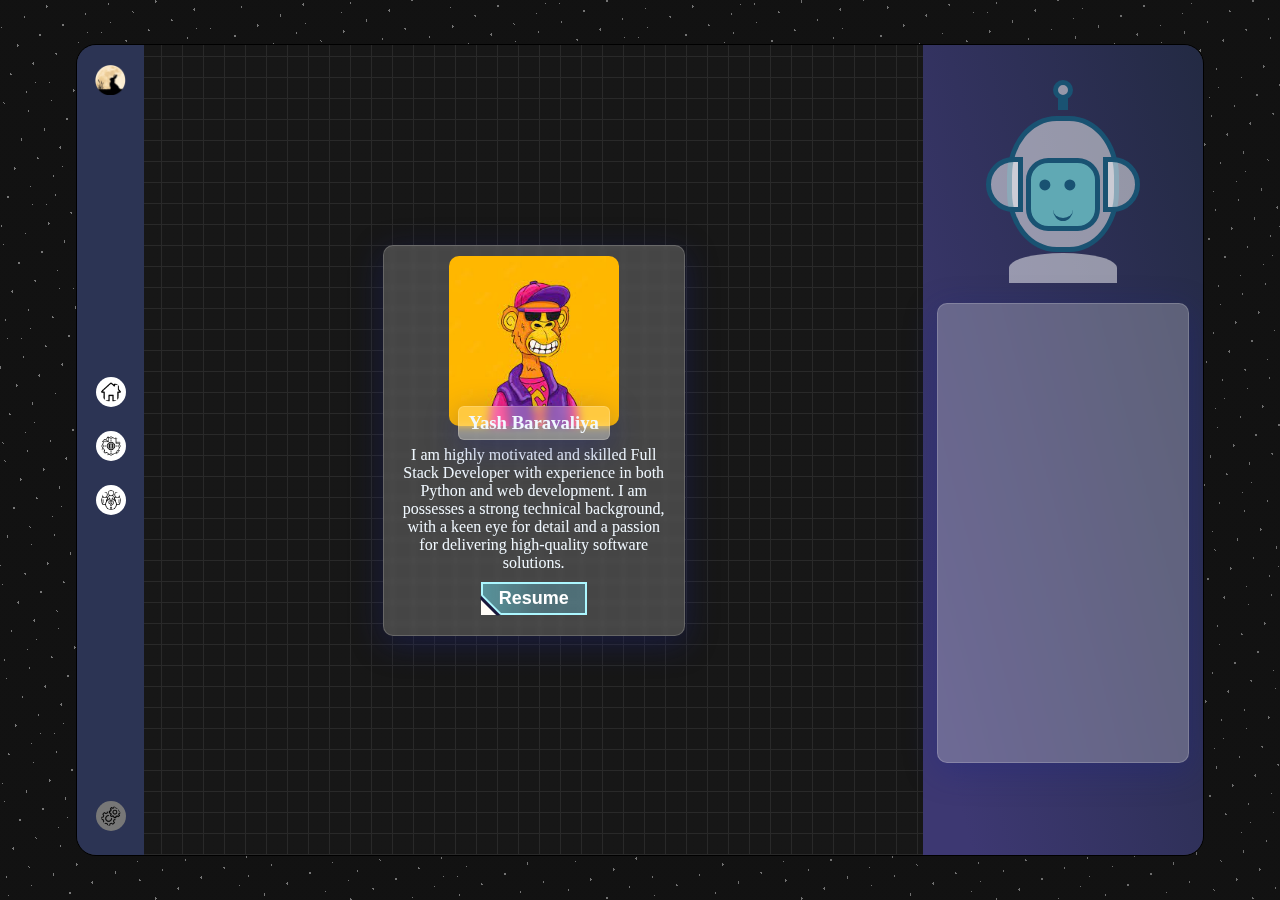
<file: html/about.html>
<!DOCTYPE html>
<html lang="en">
<head>
    <meta charset="UTF-8">
    <meta http-equiv="X-UA-Compatible" content="IE=edge">
    <meta name="viewport" content="width=device-width, initial-scale=1.0">
    <title>Document</title>
    <link rel="stylesheet" href="../css//style.css">
    <link rel="stylesheet" href="../css//contactus.css">
    <link rel="stylesheet" href="../css//mobileview.css">
    <link rel="stylesheet" href="../css//robot.css">
    <link rel="stylesheet" href="../css//about.css">
    <link rel="stylesheet" href="../css//tablet.css">

</head>
<body>
    <div class="main">
        <div class="box">

            <header>
                <nav>
                    <img src="../img/logo.png" alt="logo" class="logo">
                    <ul>
                        <li><a href="../index.html"><img src="../img/home.png" alt=""></a></li>
                        <!-- <li><a href=""><img src="../img/notes.png" alt=""></a></li> -->
                        <li><a href="contactus.html"><img src="../img/contact.png" alt=""></a></li>
                        <li><a href="#"><img src="../img/about.png" alt=""></a></li>
                        <!-- <li><a href="../html/blog.html"><img src="../img/blog.png" alt=""></a></li> -->
                    </ul>
                    <a href="html/setting.html">
                        <img src="../img/settings.png" alt="error" class="setting">
                    </a>
                </nav>
            </header>

            <div class="center">
              <div class="mobile-nav">
                <img src="../img/logo.png" alt="logo" class="logo">
                <ul>
                  <li><a href="../index.html">Home</a></li>
                  <li><a href="contactus.html">Contact Us</a></li>
                  <li><a href="about.html">About Me</a></li>
                </ul>
              </div>

              <div class="about-us">

                <div class="contaner about-us-card">
                  <div class="pre-text">
                    <p> I am highly motivated and skilled Full Stack Developer with experience in both Python and web development. I am possesses a strong technical background, with a keen eye for detail and a passion for delivering high-quality software solutions.</p>
                    <br>
                    <p>As a Full Stack Developer, I have a solid understanding of both front-end and back-end technologies, and has experience working with a variety of programming languages, frameworks, and tools. I am particularly skilled in Python, having used it to develop a range of applications for clients, including web applications, desktop applications, and automation scripts.</p>
                  </div>
                  <img src="[data-uri]" alt="">
                  <h3 class="course-name">Yash Baravaliya</h3>
                  <p>I am highly motivated and skilled Full Stack Developer with experience in both Python and web development. I am possesses a strong technical background, with a keen eye for detail and a passion for delivering high-quality software solutions.</p>
                  <button class="resume">
                    Resume
                  </button>
                </div>
              </div>
                

            </div>

            <div class="right-bar">
              <div class="img-box eye-box robot">
                <div class="face">
                  <div class="top"></div>
                  <div class="line"></div>
                  <div class="iner-face">
                    <div class="box1">
                      <div class="eye"></div>
                      <div class="eye"></div>
                    </div>
                    <div class="smile"></div>
                  </div>
                  </div>
                  <div class="eare-left"></div>
                  <div class="eare-right"></div>
                  <div class="nack"></div>
                  <div class="pre-text">
                    
                  </div>
                </div>
                <!-- <div class="box1">
                  <div class="eye"></div>
                  
                  <div class="eye"></div>
                </div>
              </div> -->
              <div class="content my-img">
                <div class="preaview" id="side-pre">
                  
                </div>
              </div>
            </div>

        </div>
    </div>

    <script src="../js/robot.js"></script>
</body>
</html>
</file>
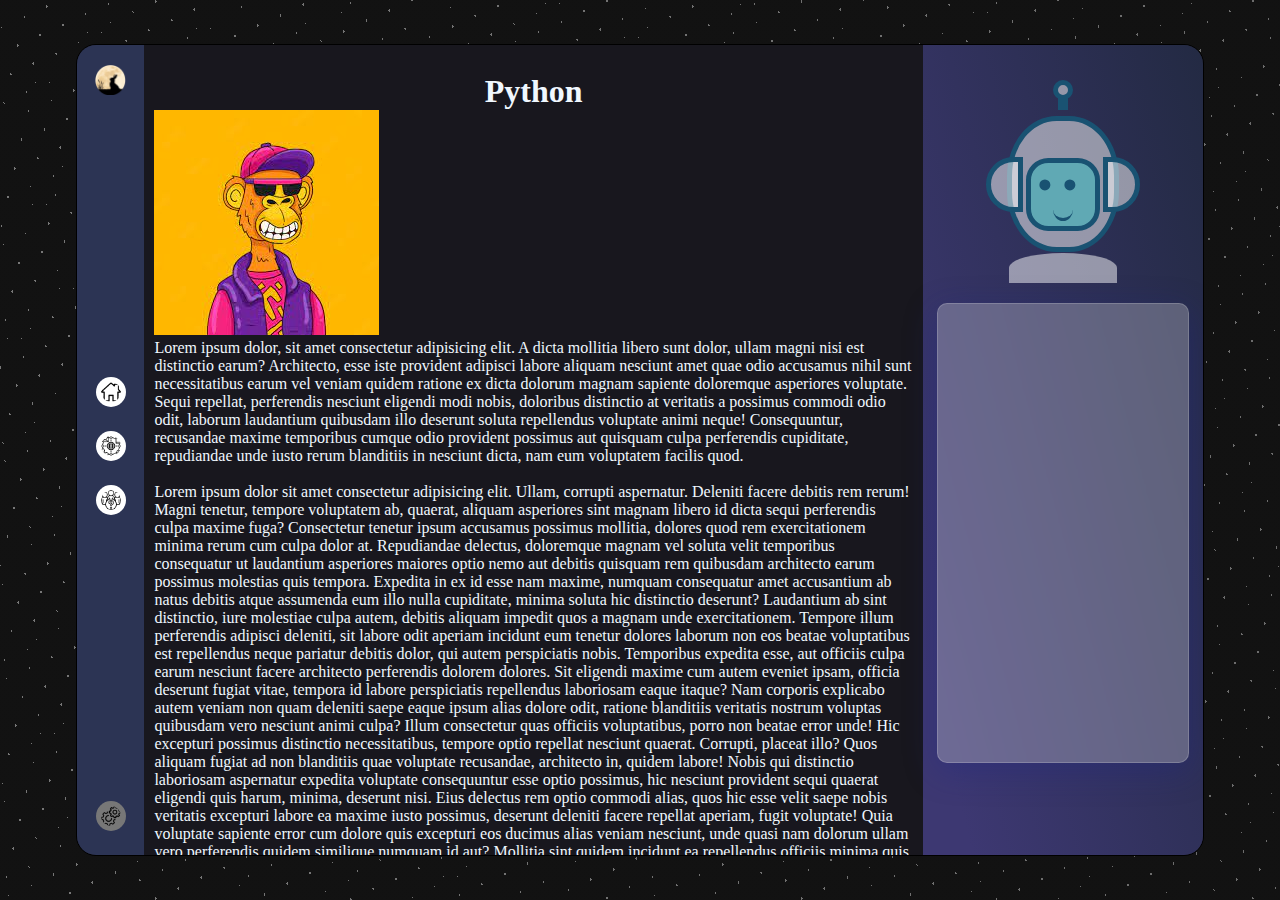
<file: html/blog.html>
<!DOCTYPE html>
<html lang="en">
<head>
    <meta charset="UTF-8">
    <meta http-equiv="X-UA-Compatible" content="IE=edge">
    <meta name="viewport" content="width=device-width, initial-scale=1.0">
    <title>Document</title>
    <link rel="stylesheet" href="../css//style.css">
    <link rel="stylesheet" href="../css//mobileview.css">
    <link rel="stylesheet" href="../css//robot.css">
    <link rel="stylesheet" href="../css//robot.css">
</head>
<body>
    <div class="main">
        <div class="box">

            <header>
                <nav>
                    <img src="../img/logo.png" alt="logo" class="logo">
                    <ul>
                        <li><a href="../index.html"><img src="../img/home.png" alt=""></a></li>
                        <!-- <li><a href=""><img src="../img/notes.png" alt=""></a></li> -->
                        <li><a href="../html/contactus.html"><img src="../img/contact.png" alt=""></a></li>
                        <li><a href="about.html"><img src="../img/about.png" alt=""></a></li>
                        <!-- <li><a href="#"><img src="../img/blog.png" alt=""></a></li> -->
                    </ul>
                    <a href="html/setting.html">
                        <img src="../img/settings.png" alt="error" class="setting">
                    </a>
                </nav>
            </header>

            <div class="center">

                <!-- <div class="group">
                    <svg class="icon" aria-hidden="true" viewBox="0 0 24 24">
                        <g>
                            <path d="M21.53 20.47l-3.66-3.66C19.195 15.24 20 13.214 20 11c0-4.97-4.03-9-9-9s-9 4.03-9 9 4.03 9 9 9c2.215 0 4.24-.804 5.808-2.13l3.66 3.66c.147.146.34.22.53.22s.385-.073.53-.22c.295-.293.295-.767.002-1.06zM3.5 11c0-4.135 3.365-7.5 7.5-7.5s7.5 3.365 7.5 7.5-3.365 7.5-7.5 7.5-7.5-3.365-7.5-7.5z"></path>
                        </g>
                    </svg>
                    <input placeholder="Search" type="search" class="input">
                </div> -->

                <div class="mobile-nav">
                  <img src="../img/logo.png" alt="logo" class="logo">
                  <ul>
                    <li><a href="../index.html">Home</a></li>
                    <li><a href="contactus.html">Contact Us</a></li>
                    <li><a href="about.html">About Me</a></li>
                  </ul>
                </div>

                <div class="blog">
                  <br>
                  <h1 align="center">Python</h1>
                  <img src="[data-uri]" alt="">
                  <br>
                  <p>Lorem ipsum dolor, sit amet consectetur adipisicing elit. A dicta mollitia libero sunt dolor, ullam magni nisi est distinctio earum? Architecto, esse iste provident adipisci labore aliquam nesciunt amet quae odio accusamus nihil sunt necessitatibus earum vel veniam quidem ratione ex dicta dolorum magnam sapiente doloremque asperiores voluptate. Sequi repellat, perferendis nesciunt eligendi modi nobis, doloribus distinctio at veritatis a possimus commodi odio odit, laborum laudantium quibusdam illo deserunt soluta repellendus voluptate animi neque! Consequuntur, recusandae maxime temporibus cumque odio provident possimus aut quisquam culpa perferendis cupiditate, repudiandae unde iusto rerum blanditiis in nesciunt dicta, nam eum voluptatem facilis quod.</p><br>
                  <p>Lorem ipsum dolor sit amet consectetur adipisicing elit. Ullam, corrupti aspernatur. Deleniti facere debitis rem rerum! Magni tenetur, tempore voluptatem ab, quaerat, aliquam asperiores sint magnam libero id dicta sequi perferendis culpa maxime fuga? Consectetur tenetur ipsum accusamus possimus mollitia, dolores quod rem exercitationem minima rerum cum culpa dolor at. Repudiandae delectus, doloremque magnam vel soluta velit temporibus consequatur ut laudantium asperiores maiores optio nemo aut debitis quisquam rem quibusdam architecto earum possimus molestias quis tempora. Expedita in ex id esse nam maxime, numquam consequatur amet accusantium ab natus debitis atque assumenda eum illo nulla cupiditate, minima soluta hic distinctio deserunt? Laudantium ab sint distinctio, iure molestiae culpa autem, debitis aliquam impedit quos a magnam unde exercitationem. Tempore illum perferendis adipisci deleniti, sit labore odit aperiam incidunt eum tenetur dolores laborum non eos beatae voluptatibus est repellendus neque pariatur debitis dolor, qui autem perspiciatis nobis. Temporibus expedita esse, aut officiis culpa earum nesciunt facere architecto perferendis dolorem dolores. Sit eligendi maxime cum autem eveniet ipsam, officia deserunt fugiat vitae, tempora id labore perspiciatis repellendus laboriosam eaque itaque? Nam corporis explicabo autem veniam non quam deleniti saepe eaque ipsum alias dolore odit, ratione blanditiis veritatis nostrum voluptas quibusdam vero nesciunt animi culpa? Illum consectetur quas officiis voluptatibus, porro non beatae error unde! Hic excepturi possimus distinctio necessitatibus, tempore optio repellat nesciunt quaerat. Corrupti, placeat illo? Quos aliquam fugiat ad non blanditiis quae voluptate recusandae, architecto in, quidem labore! Nobis qui distinctio laboriosam aspernatur expedita voluptate consequuntur esse optio possimus, hic nesciunt provident sequi quaerat eligendi quis harum, minima, deserunt nisi. Eius delectus rem optio commodi alias, quos hic esse velit saepe nobis veritatis excepturi labore ea maxime iusto possimus, deserunt deleniti facere repellat aperiam, fugit voluptate! Quia voluptate sapiente error cum dolore quis excepturi eos ducimus alias veniam nesciunt, unde quasi nam dolorum ullam vero perferendis quidem similique numquam id aut? Mollitia sint quidem incidunt ea repellendus officiis minima quis accusamus temporibus placeat exercitationem voluptate cum in hic fugiat consectetur, magni excepturi similique explicabo dicta obcaecati neque et velit! Possimus et vel alias quam voluptate nemo laborum praesentium quos? Dicta consequatur porro eaque modi, neque ab rem, nam quos impedit minima culpa corrupti eligendi dolores non laboriosam quas ut similique illum a aliquam minus velit molestias delectus aliquid! Pariatur architecto omnis ducimus delectus corporis in veritatis! Provident quis, facilis, ullam inventore esse dolorum, temporibus accusamus non optio explicabo nesciunt fugiat? Distinctio et debitis dolore facere doloremque, praesentium illo iure, corrupti voluptatibus illum, enim esse assumenda nostrum. Iusto soluta enim dolor voluptatibus eius tempora quam architecto modi consequuntur accusamus tempore molestiae sint debitis, repellat eum ab iste vel aspernatur? Error qui, deleniti, quia ab doloremque natus dolorem nam sapiente debitis vero ad odit minima saepe temporibus quam consequatur. Nam expedita culpa temporibus rem, suscipit neque consectetur quae nulla, amet atque accusantium! Quisquam dicta vero, dolor natus ullam est culpa! Rem quae eligendi quas fugit commodi aperiam consequuntur minus pariatur nesciunt nisi fugiat, molestiae omnis voluptatibus tenetur magni porro asperiores libero, ipsam, sunt fuga quisquam! Consequuntur aperiam sunt molestiae! Itaque id nam iste ut laboriosam rerum sunt porro, ab veniam quaerat ad est corrupti a sit aliquid beatae quod officiis reprehenderit! Fugiat laboriosam, pariatur nihil unde, hic vel alias rerum ipsa odit aliquam vero impedit! Quam animi aperiam voluptatem ratione dolore, earum nisi quidem aut. Optio commodi suscipit provident voluptate, quasi aut eius repellendus sit autem similique? Assumenda exercitationem culpa consequatur suscipit, ullam omnis beatae veritatis earum a, tempore sequi numquam necessitatibus totam nihil modi nostrum autem. Eligendi autem veniam voluptatum, provident exercitationem sapiente repellendus dignissimos architecto corporis animi facilis dolor. Debitis natus obcaecati, dolore minus placeat exercitationem nam sunt dolorum consectetur possimus maiores nobis quam aut nostrum a enim veritatis veniam quia voluptate pariatur labore velit consequatur eaque autem? Eos deleniti quam corporis rerum numquam praesentium eius totam? Fugit, optio? Quisquam ipsam, iusto labore, modi eum cupiditate nostrum quod officiis, quis totam quam exercitationem natus. Minima molestiae enim dolore tempora esse quod delectus corrupti dolor quisquam hic ipsa tempore quas dicta iusto, nobis placeat. Reiciendis enim distinctio nesciunt consectetur placeat deleniti cumque, rem ipsa quam laudantium omnis. Esse tenetur laborum voluptatibus nihil quasi nisi aperiam minima dolorum! Tenetur doloremque illum molestiae voluptatibus esse, necessitatibus iste, placeat officia consectetur alias unde in veritatis maiores debitis vero. Eius deleniti rem sequi ut voluptate saepe, voluptas possimus necessitatibus magnam blanditiis, rerum, numquam itaque expedita similique doloremque! Debitis ea perspiciatis quisquam corrupti aliquid inventore rerum quaerat architecto necessitatibus nobis quas provident officia reprehenderit ab ducimus pariatur sit voluptatibus tempore, totam ipsam cupiditate facilis eveniet amet! Obcaecati aliquam voluptatum iusto, repellat molestias omnis quam ipsam sunt praesentium, voluptas blanditiis nostrum ullam dolore eligendi animi nihil, eum accusantium! Molestiae molestias nulla quisquam voluptates aperiam doloremque obcaecati facilis minima. Nam obcaecati fuga enim quo veniam est quisquam itaque, optio ab. Repudiandae velit odio porro rem, quam assumenda ducimus consectetur cum dolorum eaque sapiente eveniet ullam debitis fugiat aperiam, deleniti, accusamus quaerat. Soluta eius vero magnam velit debitis facere, consequatur quis nihil perspiciatis dicta quaerat ipsam in possimus ipsa sit deleniti cumque deserunt molestias nam corrupti nemo eos exercitationem adipisci odio. Quia excepturi numquam illo fugit quos quas, temporibus soluta ab deleniti dolores voluptas veniam mollitia quasi, quae unde, culpa assumenda impedit. Incidunt placeat cupiditate explicabo mollitia quisquam illum quia praesentium minus tenetur neque autem rerum obcaecati, voluptatum officia eaque recusandae ducimus ut at fuga beatae, inventore est. Incidunt sapiente ipsa labore autem itaque, non esse quisquam reiciendis voluptatum amet ex adipisci est provident molestiae iure, inventore illo? Itaque exercitationem voluptate ad. Soluta fugiat ducimus voluptate? Exercitationem nobis voluptatibus, voluptate animi esse illo dignissimos hic mollitia recusandae? Eum vero facilis ex atque aspernatur repudiandae expedita impedit, omnis magnam sint ipsum iure, optio distinctio nam sit nulla adipisci aliquid laudantium repellendus, laboriosam perferendis totam voluptate deleniti quo. Ipsum accusamus quisquam incidunt aperiam voluptatem, placeat ipsam. Impedit, dolor. Nostrum quos cum accusantium nemo quidem aperiam deleniti consequatur ipsam omnis velit, blanditiis necessitatibus error maiores quaerat. Voluptatibus fuga cumque, temporibus aliquam quibusdam cupiditate.</p>
                  <br><br>sd
                </div>

            </div>

            <!-- <div class="right-bar">
              <div class="img-box">
                <img src="[data-uri]" alt="">
              </div>
              <div class="content">
                Lorem ipsum dolor sit amet consectetur adipisicing elit. Sunt ut quas necessitatibus ullam similique, explicabo ad magnam autem molestias, culpa eius at voluptas, voluptatibus labore eveniet quae quia numquam voluptatum aliquam pariatur repellendus inventore atque nostrum voluptates. Vero a unde reiciendis sed minima aliquid.
              </div>
            </div> -->

            <div class="right-bar">
                <div class="img-box eye-box robot">
                  <div class="face">
                    <div class="top"></div>
                    <div class="line"></div>
                    <div class="iner-face">
                      <div class="box1">
                        <div class="eye"></div>
                        <div class="eye"></div>
                      </div>
                      <div class="smile"></div>
                    </div>
                    </div>
                    <div class="eare-left"></div>
                    <div class="eare-right"></div>
                    <div class="nack"></div>
                    <div class="pre-text">
                      
                    </div>
                  </div>
                  <!-- <div class="box1">
                    <div class="eye"></div>
                    
                    <div class="eye"></div>
                  </div>
                </div> -->
                <div class="content">
                  <div class="preaview" id="side-pre">
  
                  </div>
                </div>
              </div>

        </div>
    </div>

    <script src="../js/robot.js"></script>

</body>
</html>
</file>
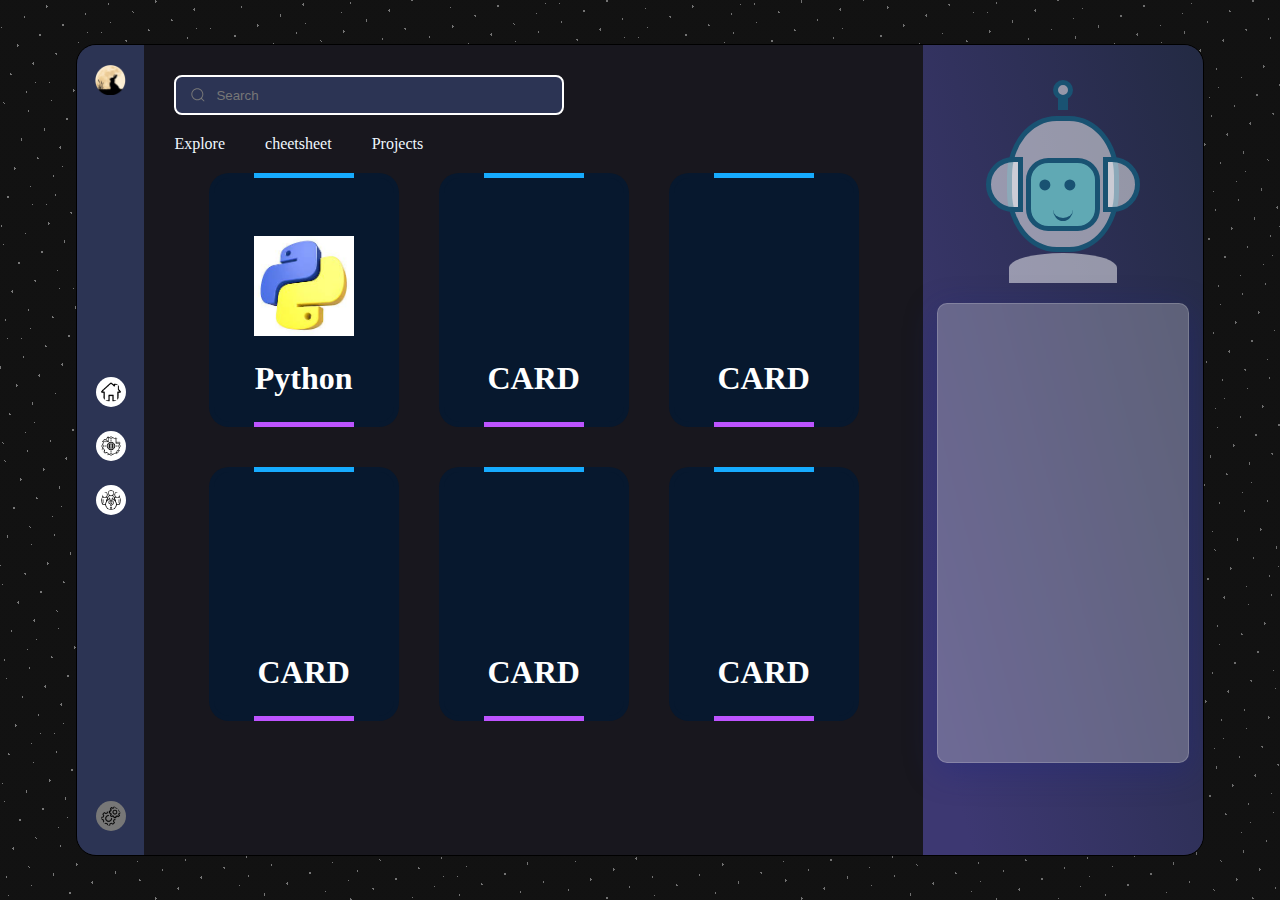
<file: html/cheetsheet.html>
<!DOCTYPE html>
<html lang="en">
<head>
    <meta charset="UTF-8">
    <meta http-equiv="X-UA-Compatible" content="IE=edge">
    <meta name="viewport" content="width=device-width, initial-scale=1.0">
    <title>Document</title>
    <!-- <link rel="stylesheet" href="../css//contactus.css"> -->
    <link rel="stylesheet" href="../css//style.css">
    <link rel="stylesheet" href="../css//mobileview.css">
    <link rel="stylesheet" href="../css//robot.css">
    <link rel="stylesheet" href="../css//cheetsheet.css">
    <link rel="stylesheet" href="../css//tablet.css">


</head>
<body>
    <div class="main">
        <div class="box">

            <header>
                <nav>
                    <img src="../img/logo.png" alt="logo" class="logo">
                    <ul>
                        <li><a href="../index.html"><img src="../img/home.png" alt=""></a></li>
                        <!-- <li><a href=""><img src="../img/notes.png" alt=""></a></li> -->
                        <li><a href="contactus.html"><img src="../img/contact.png" alt=""></a></li>
                        <li><a href="about.html"><img src="../img/about.png" alt=""></a></li>
                        <!-- <li><a href="../html/blog.html"><img src="../img/blog.png" alt=""></a></li> -->
                    </ul>
                    <a href="html/setting.html">
                        <img src="../img/settings.png" alt="error" class="setting">
                    </a>
                </nav>
            </header>

            <div class="center">

                <div class="mobile-nav">
                    <img src="../img/logo.png" alt="logo" class="logo">
                    <ul>
                      <li><a href="../index.html">Home</a></li>
                      <li><a href="contactus.html">Contact Us</a></li>
                      <li><a href="about.html">About Me</a></li>
                    </ul>
                  </div>

                <div class="group">
                    <svg class="icon" aria-hidden="true" viewBox="0 0 24 24">
                        <g>
                            <path d="M21.53 20.47l-3.66-3.66C19.195 15.24 20 13.214 20 11c0-4.97-4.03-9-9-9s-9 4.03-9 9 4.03 9 9 9c2.215 0 4.24-.804 5.808-2.13l3.66 3.66c.147.146.34.22.53.22s.385-.073.53-.22c.295-.293.295-.767.002-1.06zM3.5 11c0-4.135 3.365-7.5 7.5-7.5s7.5 3.365 7.5 7.5-3.365 7.5-7.5 7.5-7.5-3.365-7.5-7.5z"></path>
                        </g>
                    </svg>
                    <input placeholder="Search" type="search" class="input">
                </div>

                <div class="center-nav">
                    <ul>
                        <li><a href="../index.html">Explore</a></li>
                        <li><a href=""#>cheetsheet</a></li>
                        <li><a href="project.html">Projects</a></li>
                        <!-- <li><a href=""></a></li> -->
                    </ul>
                </div>

                <div class="cheetsheet-box">
                    <a href="blog.html">
                        <div class="card">
                            <img src="[data-uri]" alt="">
                            <span><br></span>
                            <h2>Python</h2>
                            <div class="pre-text">
                                yash Lorem ipsum dolor, sit amet consectetur adipisicing elit.
                            </div>
                            <div class="line"></div>
                        </div>
                    </a>
                    <a href="">
                        <div class="card">
                            <h2>CARD</h2>
                            <div class="line"></div>
                        </div>
                    </a>
                    <a href="">
                        <div class="card">
                            <h2>CARD</h2>
                            <div class="line"></div>
                        </div>
                    </a>
                    <a href="">
                        <div class="card">
                            <h2>CARD</h2>
                            <div class="line"></div>
                        </div>
                    </a>
                    <a href="">
                        <div class="card">
                            <h2>CARD</h2>
                            <div class="line"></div>
                        </div>
                    </a>
                    <a href="">
                        <div class="card">
                            <h2>CARD</h2>
                            <div class="line"></div>
                        </div>
                    </a>
                </div>

                

            </div>

            <div class="right-bar">
              <div class="img-box eye-box robot">
                <div class="face">
                  <div class="top"></div>
                  <div class="line"></div>
                  <div class="iner-face">
                    <div class="box1">
                      <div class="eye"></div>
                      <div class="eye"></div>
                    </div>
                    <div class="smile"></div>
                  </div>
                  </div>
                  <div class="eare-left"></div>
                  <div class="eare-right"></div>
                  <div class="nack"></div>
                  <div class="pre-text">
                    
                  </div>
                </div>
                <!-- <div class="box1">
                  <div class="eye"></div>
                  
                  <div class="eye"></div>
                </div>
              </div> -->
              <div class="content">
                <div class="preaview" id="side-pre">

                </div>
              </div>
            </div>

        </div>

    <script src="../js/robot.js"></script>
</body>
</html>
</file>
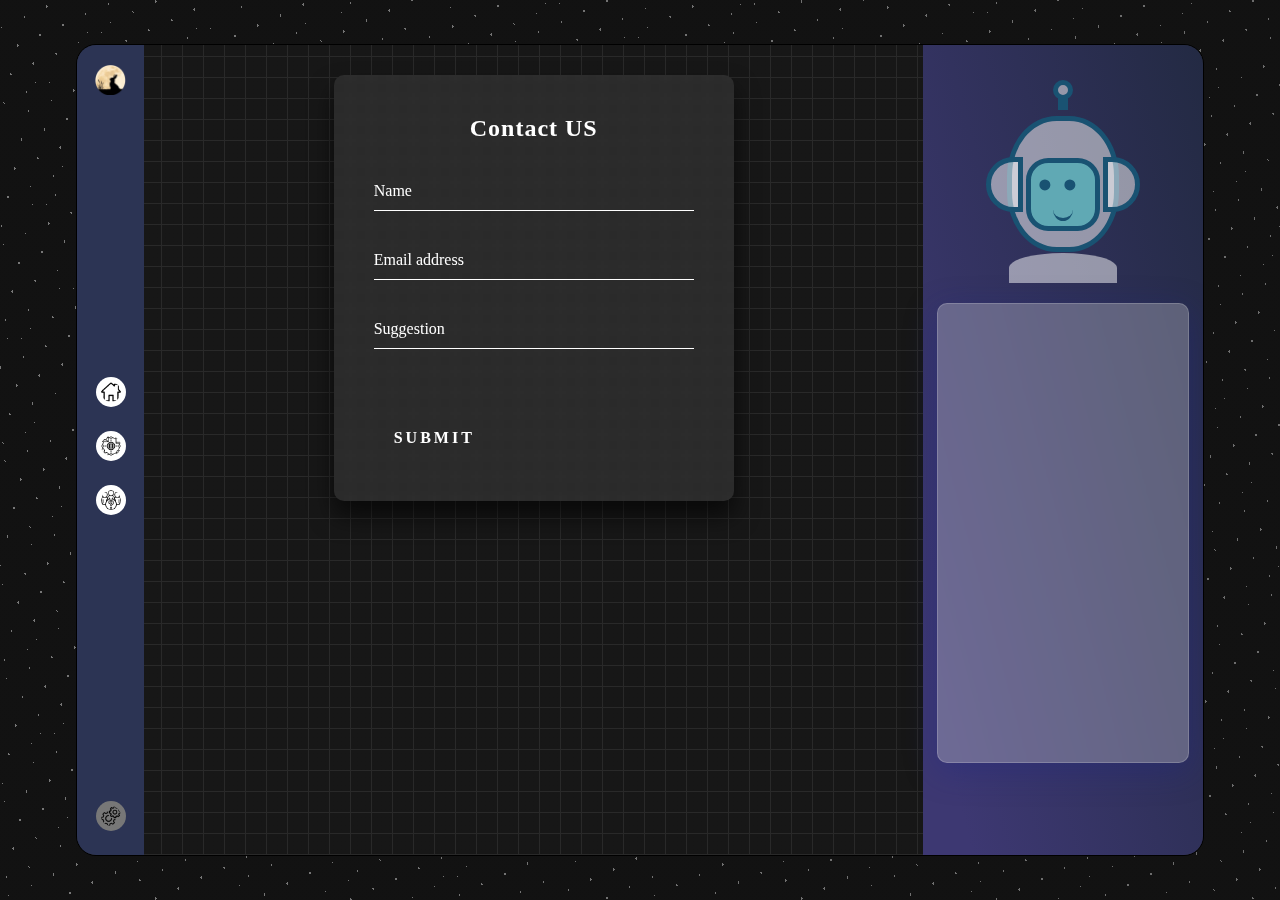
<file: html/contactus.html>
<!DOCTYPE html>
<html lang="en">
<head>
    <meta charset="UTF-8">
    <meta http-equiv="X-UA-Compatible" content="IE=edge">
    <meta name="viewport" content="width=device-width, initial-scale=1.0">
    <title>Document</title>
    <link rel="stylesheet" href="../css//style.css">
    <link rel="stylesheet" href="../css//contactus.css">
    <link rel="stylesheet" href="../css//mobileview.css">
    <link rel="stylesheet" href="../css//robot.css">


</head>
<body>
    <div class="main">
        <div class="box">

            <header>
                <nav>
                    <img src="../img/logo.png" alt="logo" class="logo">
                    <ul>
                        <li><a href="../index.html"><img src="../img/home.png" alt=""></a></li>
                        <!-- <li><a href=""><img src="../img/notes.png" alt=""></a></li> -->
                        <li><a href="#"><img src="../img/contact.png" alt=""></a></li>
                        <li><a href="about.html"><img src="../img/about.png" alt=""></a></li>
                        <!-- <li><a href="../html/blog.html"><img src="../img/blog.png" alt=""></a></li> -->
                    </ul>
                    <a href="html/setting.html">
                        <img src="../img/settings.png" alt="error" class="setting">
                    </a>
                </nav>
            </header>

            <div class="center">

                <div class="login-box">
                    <p>Contact US</p>
                    <form>
                      <div class="user-box">
                        <input required="" name="" type="text">
                        <label>Name</label>
                      </div>
                      <div class="user-box">
                        <input required="" name="" type="email">
                        <label>Email address</label>
                      </div>
                      <div class="user-box">
                          <!-- <textarea name="" id="" cols="30" rows="10"></textarea> -->
                          <input required="" name="" type="text">
                          <label>Suggestion</label>
                      </div>
                      <a href="#">
                        <span></span>
                        <span></span>
                        <span></span>
                        <span></span>
                        Submit
                      </a>
                    </form>
                  </div>

                

            </div>

            <div class="right-bar">
              <div class="img-box eye-box robot">
                <div class="face">
                  <div class="top"></div>
                  <div class="line"></div>
                  <div class="iner-face">
                    <div class="box1">
                      <div class="eye"></div>
                      <div class="eye"></div>
                    </div>
                    <div class="smile"></div>
                  </div>
                  </div>
                  <div class="eare-left"></div>
                  <div class="eare-right"></div>
                  <div class="nack"></div>
                  <div class="pre-text">
                    
                  </div>
                </div>
                <!-- <div class="box1">
                  <div class="eye"></div>
                  
                  <div class="eye"></div>
                </div>
              </div> -->
              <div class="content">
                <div class="preaview" id="side-pre">

                </div>
              </div>
            </div>

        </div>
    </div>

    <script src="../js/robot.js"></script>
</body>
</html>
</file>
<file: css/style.css>
/*
side-navbar #232A43
main-part #18171E to #18171E
right-bar #3D3872 to #232A43
*/

*{
    margin: 0;
    padding: 0;
}

.main{
    /* background-image: repeating-linear-gradient(80deg, hsl(55,0%,7%) 0px, hsl(55,0%,7%) 10px,transparent 10px, transparent 12px),repeating-linear-gradient(228deg, hsl(55,0%,7%) 0px, hsl(55,0%,7%) 10px,transparent 10px, transparent 12px),repeating-linear-gradient(127deg, hsl(55,0%,7%) 0px, hsl(55,0%,7%) 10px,transparent 10px, transparent 12px),linear-gradient(90deg, rgb(136, 136, 136),rgb(92, 92, 92));    width: 100vw; */
    height: 100vh;
    position: relative;
    display: flex;
    justify-content: center;
    align-items: center;
    overflow: hidden;
}

.main::after{
    content: '';
    background-image: repeating-linear-gradient(80deg, hsl(55,0%,7%) 0px, hsl(55,0%,7%) 10px,transparent 10px, transparent 12px),repeating-linear-gradient(228deg, hsl(55,0%,7%) 0px, hsl(55,0%,7%) 10px,transparent 10px, transparent 12px),repeating-linear-gradient(127deg, hsl(55,0%,7%) 0px, hsl(55,0%,7%) 10px,transparent 10px, transparent 12px),linear-gradient(90deg, rgb(136, 136, 136),rgb(92, 92, 92));    width: 100vw;
    position: absolute;
    width: 400vw;
    height: 400vh;
    z-index: -1;
    animation: rotcirclegr 200s linear infinite;
}

@keyframes rotcirclegr {
    to {
      transform: rotate(360deg);
    }
  }

.box{
    height: 90vh;
    width: 88vw;
    border-radius: 20px;
    background: linear-gradient(#18171E,#18171E);
    overflow: hidden;
    display: flex;
    border: 1px solid #000;
}

header{
    max-height: 100%;
    background: #2c3454;
    width: 6%;
    padding: 20px 0 ;
}

nav{
    display: flex;
    justify-content: space-between;
    align-items: center;
    height: 100%;
    flex-direction: column;
}

header nav ul{
    list-style: none;
}

li{
    margin: 20px;
}

.logo{
    height: 30px;
}

.mobile-nav{
    display: none;
}



li a img,.setting,.menu{
    height: 20px;
    background: #777;
    border-radius: 50%;
    padding: 5px;
    transition: .3s;
}

li a img,.setting:active{

    background-color: #fff;
}

li a img:hover{
    background-color: #fff;
}

.center{
    width: 70%;
    height: 100%;
    color: aliceblue;
    padding: 10px;
    overflow-y: auto;
}

.center::-webkit-scrollbar{
    display: none;
}

.group {
    margin:20px 0 0 20px;
    display: flex;
    line-height: 28px;
    align-items: center;
    position: relative;
    width: 390px;
  }
  
.input {
    height: 40px;
    line-height: 28px;
    padding: 0 1rem;
    width: 100%;
    padding-left: 2.5rem;
    border: 2px solid #fff;
    border-radius: 8px;
    outline: none;
    background-color: #2c3454;
    color: #0d0c22;
    /* box-shadow: 0 0 5px #C1D9BF, 0 0 0 10px #f5f5f5eb; */
    transition: .3s ease;
    color: aliceblue;
}
  
.input::placeholder {
    color: #777;
}

.icon {
    position: absolute;
    left: 1rem;
    fill: #777;
    width: 1rem;
    height: 1rem;
}

.center-nav ul{
    display: flex;
    list-style: none;
}

.center-nav ul a{
    text-decoration: none;
    color: aliceblue;
}
  
.status{
    background-image: linear-gradient(135deg, transparent 0%, transparent 17%,rgba(87, 146, 234,0.6) 17%, rgba(87, 146, 234,0.6) 59%,transparent 59%, transparent 64%,rgba(34, 81, 222,0.6) 64%, rgba(34, 81, 222,0.6) 100%),linear-gradient(45deg, transparent 0%, transparent 2%,rgb(87, 146, 234) 2%, rgb(87, 146, 234) 46%,rgb(114, 178, 239) 46%, rgb(114, 178, 239) 54%,transparent 54%, transparent 63%,rgb(7, 48, 216) 63%, rgb(7, 48, 216) 100%),linear-gradient(90deg, rgb(255,255,255),rgb(255,255,255));
    min-height: 150px;
    border-radius: 10px;
}
  
.popular-courses{
    height: 100px;  
    /* background: #000; */
    margin: 20px 0;
}

.slider-course{
    margin-top: 20px;
    display: flex;
    gap: 20px;
    overflow-x: auto;
    scroll-behavior: smooth;
    overflow-y: hidden;
    /* background: #000; */
    
}

.slider-course::-webkit-scrollbar{
    display: none;
}

.popular-courses .card {
    width: 100%;
    min-width: 250px;
    height: 70px;
    background: #353535;
    border-radius: 20px;
    display: flex;
    align-items: center;
    justify-content: left;
    backdrop-filter: blur(10px);
    transition: 0.5s ease-in-out;
  }
  
.popular-courses  .card:hover {
    cursor: pointer;
    transform: scale(1.05);
  }
  
.popular-courses  .img {
    width: 50px;
    height: 50px;
    margin-left: 10px;
    border-radius: 10px;
    background: linear-gradient(#d7cfcf, #9198e5);
  }
  
.popular-courses  .card:hover > .img {
    transition: 0.5s ease-in-out;
    background: linear-gradient(#9198e5, #712020);
  }
  
 .popular-courses .textBox {
    width: calc(100% - 90px);
    margin-left: 10px;
    color: white;
    font-family: 'Poppins' sans-serif;
  }
  
.popular-courses  .textContent {
    display: flex;
    align-items: center;
    justify-content: space-between;
  }
  
.popular-courses  .span {
    font-size: 10px;
  }
  
.popular-courses  .h1 {
    font-size: 16px;
    font-weight: bold;
  }
  
.popular-courses  .p {
    font-size: 12px;
    font-weight: lighter;
  }
 
.courses h2{
    margin-top: 50px;
}
  
.contaner{
    margin-bottom: 40px;
    min-width: 200px;
    width: 200px;
    height: 250px;
    background: rgba( 255, 255, 255, 0.2 );
    box-shadow: 0 8px 32px 0 rgba( 31, 38, 135, 0.37 );
    backdrop-filter: blur( 2.5px );
    -webkit-backdrop-filter: blur( 2.5px );
    border-radius: 10px;
    border: 1px solid rgba( 255, 255, 255, 0.18 );
    display: flex;
    flex-direction: column;
    align-items: center;
    position: relative;
    z-index: 100;
}
  
.contaner img{
    margin-top: 10px;
    width: 170px;
    height: 170px;
    border-radius: 10px;
} 

.course-name{
    position: absolute;
    top: 160px;
    background: rgba( 255, 255, 255, 0.25 );
    box-shadow: 0 8px 32px 0 rgba( 31, 38, 135, 0.37 );
    backdrop-filter: blur( 4px );
    border-radius: 6px;
    -webkit-backdrop-filter: blur( 4px );
    border: 1px solid rgba( 255, 255, 255, 0.18 );
    width: 140px;
    padding: 5px;
    text-align: center;
}

.btn{
    width: 170px;
}
  
.contaner .started {
    margin-top: 30px;
    border-radius: .25rem;
    text-transform: uppercase;
    font-style: normal;
    font-weight: 400;
    padding-left: 15px;
    padding-right: 15px;
    color: #fff;
    -webkit-clip-path: polygon(0 0,0 0,100% 0,100% 0,100% calc(100% - 15px),calc(100% - 15px) 100%,15px 100%,0 100%);
    clip-path: polygon(0 0,0 0,100% 0,100% 0,100% calc(100% - 15px),calc(100% - 15px) 100%,15px 100%,0 100%);
    height: 30px;
    font-size: 0.7rem;
    letter-spacing: 1.2px;
    transition: .2s .1s;
    background-image: linear-gradient(90deg,#1c1c1c,#6220fb);
    border: 0 solid;
    overflow: hidden;
  }
  
 .contaner .started:hover {
    cursor: pointer;
    transition: all .3s ease-in;
    padding-right: 20px;
    padding-left: 20px;
  }



.pre-text{
    height: 100%;
    width: 100%;
    background: transparent;
    overflow: hidden;
    position: absolute;
    z-index: -1;
    border-radius: 10px;
    color: transparent;

    /* display: none; */
}

.pre-text img{
    visibility: hidden;
}

.right-bar{
    width: 24%;
    background: linear-gradient(75deg,#3D3872 10%, #232A43);
    display: flex;
    flex-direction: column;
    align-items: center;
    padding: 40px 10px;
}


.img-box{
    /* background: rgba( 255, 255, 255, 0.25 );
    box-shadow: 0 8px 32px 0 rgba( 31, 38, 135, 0.37 );
    backdrop-filter: blur( 4px );
    border-radius: 10px;
    -webkit-backdrop-filter: blur( 4px );
    border: 1px solid rgba( 255, 255, 255, 0.18 ); */
    display: flex;
    justify-content: center;
    align-items: center;
}

.img-box img{
    width: 180px;
    border-radius: 10px;
} 

.right-bar .content{
    height: 60%;
    margin-top: 20px;
    padding: 10px;
    color: aliceblue;
    text-align: justify;
    background: #000;
    background-image: radial-gradient(circle at center center, transparent 0%,rgb(33,33,33) 99%),repeating-linear-gradient(0deg, rgba(163, 163, 163,0.2) 0px, rgba(163, 163, 163,0.2) 1px,transparent 1px, transparent 6px),repeating-linear-gradient(90deg, rgba(163, 163, 163,0.2) 0px, rgba(163, 163, 163,0.2) 1px,transparent 1px, transparent 6px),linear-gradient(90deg, rgb(33,33,33),rgb(33,33,33));
    background-image: radial-gradient(circle at center center, transparent 0%,rgb(0,0,0) 85%),linear-gradient(78deg, rgba(192, 192, 192,0.05) 0%, rgba(192, 192, 192,0.05) 50%,rgba(60, 60, 60,0.05) 50%, rgba(60, 60, 60,0.05) 100%),linear-gradient(227deg, rgba(97, 97, 97,0.05) 0%, rgba(97, 97, 97,0.05) 50%,rgba(52, 52, 52,0.05) 50%, rgba(52, 52, 52,0.05) 100%),linear-gradient(240deg, rgba(98, 98, 98,0.05) 0%, rgba(98, 98, 98,0.05) 50%,rgba(249, 249, 249,0.05) 50%, rgba(249, 249, 249,0.05) 100%),linear-gradient(187deg, rgba(1, 1, 1,0.05) 0%, rgba(1, 1, 1,0.05) 50%,rgba(202, 202, 202,0.05) 50%, rgba(202, 202, 202,0.05) 100%),linear-gradient(101deg, rgba(61, 61, 61,0.05) 0%, rgba(61, 61, 61,0.05) 50%,rgba(254, 254, 254,0.05) 50%, rgba(254, 254, 254,0.05) 100%),linear-gradient(176deg, rgba(237, 237, 237,0.05) 0%, rgba(237, 237, 237,0.05) 50%,rgba(147, 147, 147,0.05) 50%, rgba(147, 147, 147,0.05) 100%),linear-gradient(304deg, rgba(183, 183, 183,0.05) 0%, rgba(183, 183, 183,0.05) 50%,rgba(57, 57, 57,0.05) 50%, rgba(57, 57, 57,0.05) 100%),radial-gradient(circle at center center, hsl(351,4%,12%),hsl(351,4%,12%));
    background: rgba( 255, 255, 255, 0.25 );
    box-shadow: 0 8px 32px 0 rgba( 31, 38, 135, 0.37 );
    backdrop-filter: blur( 4px );
    border-radius: 10px;
    -webkit-backdrop-filter: blur( 4px );
    border: 1px solid rgba( 255, 255, 255, 0.18 );
    border-radius: 10px;
    width: 18vw;
    overflow-y: auto;

}

.right-bar .content img{
    max-height: 50%;
    max-width: 50%;
    visibility: visible;

}

.eye-box:hover{
    animation:  shake 0.8s  ;
}

@keyframes shake{
    0%{
    transform: translateX(0)
    }
    25%{
    transform: translateX(15px);
    }
    
    50%{
    transform: translateX(-15px);
    }
    100%{
    transform: translateX(0px);
    }
}
</file>
<file: css/contactus.css>
.box{
    background-image: repeating-linear-gradient(0deg, rgb(41, 41, 41) 0px, rgb(41, 41, 41) 1px,transparent 1px, transparent 21px),repeating-linear-gradient(90deg, rgb(41, 41, 41) 0px, rgb(41, 41, 41) 1px,transparent 1px, transparent 21px),linear-gradient(90deg, hsl(87,0%,9%),hsl(87,0%,9%));
}

.contect{
    position: relative;
    display: flex;
    justify-content: center;
    align-items: center;
}

/* .contect{ */
  /* background-image: linear-gradient(138deg, rgba(17, 17, 17,0.05) 0%, rgba(17, 17, 17,0.05) 8%,rgba(130, 130, 130,0.05) 8%, rgba(130, 130, 130,0.05) 16%,rgba(8, 8, 8,0.05) 16%, rgba(8, 8, 8,0.05) 24%,transparent 24%, transparent 100%),linear-gradient(215deg, rgba(136, 136, 136,0.03) 0%, rgba(136, 136, 136,0.03) 8%,rgba(254, 254, 254,0.03) 8%, rgba(254, 254, 254,0.03) 16%,rgba(125, 125, 125,0.03) 16%, rgba(125, 125, 125,0.03) 24%,transparent 24%, transparent 100%),linear-gradient(291deg, rgba(253, 253, 253,0.06) 0%, rgba(253, 253, 253,0.06) 8%,rgba(83, 83, 83,0.06) 8%, rgba(83, 83, 83,0.06) 16%,rgba(207, 207, 207,0.06) 16%, rgba(207, 207, 207,0.06) 24%,transparent 24%, transparent 100%),linear-gradient(341deg, rgba(102, 102, 102,0.1) 0%, rgba(102, 102, 102,0.1) 8%,rgba(170, 170, 170,0.1) 8%, rgba(170, 170, 170,0.1) 16%,rgba(46, 46, 46,0.1) 16%, rgba(46, 46, 46,0.1) 24%,transparent 24%, transparent 100%),linear-gradient(276deg, rgba(79, 79, 79,0.05) 0%, rgba(79, 79, 79,0.05) 8%,rgba(77, 77, 77,0.05) 8%, rgba(77, 77, 77,0.05) 16%,rgba(225, 225, 225,0.05) 16%, rgba(225, 225, 225,0.05) 24%,transparent 24%, transparent 100%),linear-gradient(351deg, rgba(187, 187, 187,0.03) 0%, rgba(187, 187, 187,0.03) 8%,rgba(191, 191, 191,0.03) 8%, rgba(191, 191, 191,0.03) 16%,rgba(95, 95, 95,0.03) 16%, rgba(95, 95, 95,0.03) 24%,transparent 24%, transparent 100%),linear-gradient(158deg, rgba(221, 221, 221,0.08) 0%, rgba(221, 221, 221,0.08) 8%,rgba(181, 181, 181,0.08) 8%, rgba(181, 181, 181,0.08) 16%,rgba(138, 138, 138,0.08) 16%, rgba(138, 138, 138,0.08) 24%,transparent 24%, transparent 100%),linear-gradient(88deg, rgba(165, 165, 165,0.05) 0%, rgba(165, 165, 165,0.05) 8%,rgba(115, 115, 115,0.05) 8%, rgba(115, 115, 115,0.05) 16%,rgba(243, 243, 243,0.05) 16%, rgba(243, 243, 243,0.05) 24%,transparent 24%, transparent 100%),linear-gradient(75deg, rgba(122, 122, 122,0.07) 0%, rgba(122, 122, 122,0.07) 8%,rgba(89, 89, 89,0.07) 8%, rgba(89, 89, 89,0.07) 16%,rgba(234, 234, 234,0.07) 16%, rgba(234, 234, 234,0.07) 24%,transparent 24%, transparent 100%),linear-gradient(163deg, rgba(229, 229, 229,0.07) 0%, rgba(229, 229, 229,0.07) 8%,rgba(233, 233, 233,0.07) 8%, rgba(233, 233, 233,0.07) 16%,rgba(9, 9, 9,0.07) 16%, rgba(9, 9, 9,0.07) 24%,transparent 24%, transparent 100%),linear-gradient(296deg, rgba(132, 132, 132,0.05) 0%, rgba(132, 132, 132,0.05) 8%,rgba(155, 155, 155,0.05) 8%, rgba(155, 155, 155,0.05) 16%,rgba(229, 229, 229,0.05) 16%, rgba(229, 229, 229,0.05) 24%,transparent 24%, transparent 100%),linear-gradient(309deg, rgba(112, 112, 112,0.1) 0%, rgba(112, 112, 112,0.1) 8%,rgba(13, 13, 13,0.1) 8%, rgba(13, 13, 13,0.1) 16%,rgba(193, 193, 193,0.1) 16%, rgba(193, 193, 193,0.1) 24%,transparent 24%, transparent 100%),linear-gradient(272deg, rgba(0, 0, 0,0.02) 0%, rgba(0, 0, 0,0.02) 8%,rgba(183, 183, 183,0.02) 8%, rgba(183, 183, 183,0.02) 16%,rgba(151, 151, 151,0.02) 16%, rgba(151, 151, 151,0.02) 24%,transparent 24%, transparent 100%),linear-gradient(156deg, rgba(86, 86, 86,0.03) 0%, rgba(86, 86, 86,0.03) 8%,rgba(182, 182, 182,0.03) 8%, rgba(182, 182, 182,0.03) 16%,rgba(68, 68, 68,0.03) 16%, rgba(68, 68, 68,0.03) 24%,transparent 24%, transparent 100%),linear-gradient(252deg, rgba(126, 126, 126,0.07) 0%, rgba(126, 126, 126,0.07) 8%,rgba(247, 247, 247,0.07) 8%, rgba(247, 247, 247,0.07) 16%,rgba(188, 188, 188,0.07) 16%, rgba(188, 188, 188,0.07) 24%,transparent 24%, transparent 100%),linear-gradient(21deg, rgba(221, 221, 221,0.04) 0%, rgba(221, 221, 221,0.04) 8%,rgba(138, 138, 138,0.04) 8%, rgba(138, 138, 138,0.04) 16%,rgba(110, 110, 110,0.04) 16%, rgba(110, 110, 110,0.04) 24%,transparent 24%, transparent 100%),linear-gradient(46deg, rgba(65, 65, 65,0.02) 0%, rgba(65, 65, 65,0.02) 8%,rgba(194, 194, 194,0.02) 8%, rgba(194, 194, 194,0.02) 16%,rgba(47, 47, 47,0.02) 16%, rgba(47, 47, 47,0.02) 24%,transparent 24%, transparent 100%),linear-gradient(338deg, rgba(37, 37, 37,0.1) 0%, rgba(37, 37, 37,0.1) 8%,rgba(153, 153, 153,0.1) 8%, rgba(153, 153, 153,0.1) 16%,rgba(109, 109, 109,0.1) 16%, rgba(109, 109, 109,0.1) 24%,transparent 24%, transparent 100%),linear-gradient(33deg, rgba(71, 71, 71,0.08) 0%, rgba(71, 71, 71,0.08) 8%,rgba(13, 13, 13,0.08) 8%, rgba(13, 13, 13,0.08) 16%,rgba(253, 253, 253,0.08) 16%, rgba(253, 253, 253,0.08) 24%,transparent 24%, transparent 100%),linear-gradient(52deg, rgba(174, 174, 174,0.01) 0%, rgba(174, 174, 174,0.01) 8%,rgba(17, 17, 17,0.01) 8%, rgba(17, 17, 17,0.01) 16%,rgba(153, 153, 153,0.01) 16%, rgba(153, 153, 153,0.01) 24%,transparent 24%, transparent 100%),linear-gradient(235deg, rgba(198, 198, 198,0.04) 0%, rgba(198, 198, 198,0.04) 8%,rgba(37, 37, 37,0.04) 8%, rgba(37, 37, 37,0.04) 16%,rgba(214, 214, 214,0.04) 16%, rgba(214, 214, 214,0.04) 24%,transparent 24%, transparent 100%),linear-gradient(57deg, rgba(182, 182, 182,0.07) 0%, rgba(182, 182, 182,0.07) 8%,rgba(22, 22, 22,0.07) 8%, rgba(22, 22, 22,0.07) 16%,rgba(188, 188, 188,0.07) 16%, rgba(188, 188, 188,0.07) 24%,transparent 24%, transparent 100%),linear-gradient(197deg, rgba(4, 4, 4,0.02) 0%, rgba(4, 4, 4,0.02) 8%,rgba(148, 148, 148,0.02) 8%, rgba(148, 148, 148,0.02) 16%,rgba(93, 93, 93,0.02) 16%, rgba(93, 93, 93,0.02) 24%,transparent 24%, transparent 100%),linear-gradient(257deg, rgba(111, 111, 111,0.01) 0%, rgba(111, 111, 111,0.01) 8%,rgba(141, 141, 141,0.01) 8%, rgba(141, 141, 141,0.01) 16%,rgba(151, 151, 151,0.01) 16%, rgba(151, 151, 151,0.01) 24%,transparent 24%, transparent 100%),linear-gradient(76deg, rgba(96, 96, 96,0.09) 0%, rgba(96, 96, 96,0.09) 8%,rgba(230, 230, 230,0.09) 8%, rgba(230, 230, 230,0.09) 16%,rgba(16, 16, 16,0.09) 16%, rgba(16, 16, 16,0.09) 24%,transparent 24%, transparent 100%),linear-gradient(271deg, rgba(20, 20, 20,0.06) 0%, rgba(20, 20, 20,0.06) 8%,rgba(41, 41, 41,0.06) 8%, rgba(41, 41, 41,0.06) 16%,rgba(203, 203, 203,0.06) 16%, rgba(203, 203, 203,0.06) 24%,transparent 24%, transparent 100%),linear-gradient(92deg, rgba(124, 124, 124,0.01) 0%, rgba(124, 124, 124,0.01) 8%,rgba(11, 11, 11,0.01) 8%, rgba(11, 11, 11,0.01) 16%,rgba(216, 216, 216,0.01) 16%, rgba(216, 216, 216,0.01) 24%,transparent 24%, transparent 100%),linear-gradient(283deg, rgba(119, 119, 119,0.08) 0%, rgba(119, 119, 119,0.08) 8%,rgba(37, 37, 37,0.08) 8%, rgba(37, 37, 37,0.08) 16%,rgba(152, 152, 152,0.08) 16%, rgba(152, 152, 152,0.08) 24%,transparent 24%, transparent 100%),linear-gradient(3deg, rgba(14, 14, 14,0.03) 0%, rgba(14, 14, 14,0.03) 8%,rgba(46, 46, 46,0.03) 8%, rgba(46, 46, 46,0.03) 16%,rgba(26, 26, 26,0.03) 16%, rgba(26, 26, 26,0.03) 24%,transparent 24%, transparent 100%),linear-gradient(167deg, rgba(92, 92, 92,0.03) 0%, rgba(92, 92, 92,0.03) 8%,rgba(21, 21, 21,0.03) 8%, rgba(21, 21, 21,0.03) 16%,rgba(214, 214, 214,0.03) 16%, rgba(214, 214, 214,0.03) 24%,transparent 24%, transparent 100%),linear-gradient(47deg, rgba(146, 146, 146,0.06) 0%, rgba(146, 146, 146,0.06) 8%,rgba(39, 39, 39,0.06) 8%, rgba(39, 39, 39,0.06) 16%,rgba(239, 239, 239,0.06) 16%, rgba(239, 239, 239,0.06) 24%,transparent 24%, transparent 100%),linear-gradient(28deg, rgba(224, 224, 224,0.03) 0%, rgba(224, 224, 224,0.03) 8%,rgba(82, 82, 82,0.03) 8%, rgba(82, 82, 82,0.03) 16%,rgba(40, 40, 40,0.03) 16%, rgba(40, 40, 40,0.03) 24%,transparent 24%, transparent 100%),linear-gradient(48deg, rgba(154, 154, 154,0.04) 0%, rgba(154, 154, 154,0.04) 8%,rgba(141, 141, 141,0.04) 8%, rgba(141, 141, 141,0.04) 16%,rgba(26, 26, 26,0.04) 16%, rgba(26, 26, 26,0.04) 24%,transparent 24%, transparent 100%),linear-gradient(119deg, rgba(35, 35, 35,0.01) 0%, rgba(35, 35, 35,0.01) 8%,rgba(22, 22, 22,0.01) 8%, rgba(22, 22, 22,0.01) 16%,rgba(233, 233, 233,0.01) 16%, rgba(233, 233, 233,0.01) 24%,transparent 24%, transparent 100%),linear-gradient(83deg, rgba(255, 255, 255,0.05) 0%, rgba(255, 255, 255,0.05) 8%,rgba(36, 36, 36,0.05) 8%, rgba(36, 36, 36,0.05) 16%,rgba(124, 124, 124,0.05) 16%, rgba(124, 124, 124,0.05) 24%,transparent 24%, transparent 100%),linear-gradient(66deg, rgba(87, 87, 87,0.07) 0%, rgba(87, 87, 87,0.07) 8%,rgba(211, 211, 211,0.07) 8%, rgba(211, 211, 211,0.07) 16%,rgba(7, 7, 7,0.07) 16%, rgba(7, 7, 7,0.07) 24%,transparent 24%, transparent 100%),linear-gradient(111deg, rgba(131, 131, 131,0.02) 0%, rgba(131, 131, 131,0.02) 8%,rgba(189, 189, 189,0.02) 8%, rgba(189, 189, 189,0.02) 16%,rgba(62, 62, 62,0.02) 16%, rgba(62, 62, 62,0.02) 24%,transparent 24%, transparent 100%),linear-gradient(127deg, rgba(104, 104, 104,0.02) 0%, rgba(104, 104, 104,0.02) 8%,rgba(107, 107, 107,0.02) 8%, rgba(107, 107, 107,0.02) 16%,rgba(74, 74, 74,0.02) 16%, rgba(74, 74, 74,0.02) 24%,transparent 24%, transparent 100%),linear-gradient(170deg, rgba(124, 124, 124,0.02) 0%, rgba(124, 124, 124,0.02) 8%,rgba(122, 122, 122,0.02) 8%, rgba(122, 122, 122,0.02) 16%,rgba(113, 113, 113,0.02) 16%, rgba(113, 113, 113,0.02) 24%,transparent 24%, transparent 100%),linear-gradient(67deg, rgba(56, 56, 56,0.03) 0%, rgba(56, 56, 56,0.03) 8%,rgba(197, 197, 197,0.03) 8%, rgba(197, 197, 197,0.03) 16%,rgba(250, 250, 250,0.03) 16%, rgba(250, 250, 250,0.03) 24%,transparent 24%, transparent 100%),linear-gradient(349deg, rgba(144, 144, 144,0.03) 0%, rgba(144, 144, 144,0.03) 8%,rgba(89, 89, 89,0.03) 8%, rgba(89, 89, 89,0.03) 16%,rgba(98, 98, 98,0.03) 16%, rgba(98, 98, 98,0.03) 24%,transparent 24%, transparent 100%),linear-gradient(90deg, hsl(251,0%,1%),hsl(251,0%,1%)); */
/* } */



.login-box {
    /* position: absolute; */
    /* top: 50%; */
    /* left: 50%; */
    z-index: 2;
    width: 400px;
    padding: 40px;
    margin: 20px auto;
    /* transform: translate(-50%, -55%); */
    background: rgba(98, 98, 98, 0.25);
    box-shadow: 0 8px 32px 0 rgba( 31, 38, 135, 0.37 );
    backdrop-filter: blur( 4px );
    border-radius: 10px;
    -webkit-backdrop-filter: blur( 4px );
    box-sizing: border-box;
    box-shadow: 0 15px 25px rgba(0,0,0,.6);
    border-radius: 10px;
  }
  
  .login-box p:first-child {
    margin: 0 0 30px;
    padding: 0;
    color: #fff;
    text-align: center;
    font-size: 1.5rem;
    font-weight: bold;
    letter-spacing: 1px;
  }
  
  .login-box .user-box {
    position: relative;
  }
  
  .login-box .user-box input {
    width: 100%;
    padding: 10px 0;
    font-size: 16px;
    color: #fff;
    margin-bottom: 30px;
    border: none;
    border-bottom: 1px solid #fff;
    outline: none;
    background: transparent;
  }
  
  .login-box .user-box label {
    position: absolute;
    top: 0;
    left: 0;
    padding: 10px 0;
    font-size: 16px;
    color: #fff;
    pointer-events: none;
    transition: .5s;
  }
  
  .login-box .user-box input:focus ~ label,
  .login-box .user-box input:valid ~ label {
    top: -20px;
    left: 0;
    color: #fff;
    font-size: 12px;
  }
  
  .login-box form a {
    position: relative;
    display: inline-block;
    padding: 10px 20px;
    font-weight: bold;
    color: #fff;
    font-size: 16px;
    text-decoration: none;
    text-transform: uppercase;
    overflow: hidden;
    transition: .5s;
    margin-top: 40px;
    letter-spacing: 3px
  }
  
  .login-box a:hover {
    background: #fff;
    color: #272727;
    border-radius: 5px;
  }
  
  .login-box a span {
    position: absolute;
    display: block;
  }
  
  .login-box a span:nth-child(1) {
    top: 0;
    left: -100%;
    width: 100%;
    height: 2px;
    background: linear-gradient(90deg, transparent, #fff);
    animation: btn-anim1 1.5s linear infinite;
  }
  
  @keyframes btn-anim1 {
    0% {
      left: -100%;
    }
  
    50%,100% {
      left: 100%;
    }
  }
  
  .login-box a span:nth-child(2) {
    top: -100%;
    right: 0;
    width: 2px;
    height: 100%;
    background: linear-gradient(180deg, transparent, #fff);
    animation: btn-anim2 1.5s linear infinite;
    animation-delay: .375s
  }
  
  @keyframes btn-anim2 {
    0% {
      top: -100%;
    }
  
    50%,100% {
      top: 100%;
    }
  }
  
  .login-box a span:nth-child(3) {
    bottom: 0;
    right: -100%;
    width: 100%;
    height: 2px;
    background: linear-gradient(270deg, transparent, #fff);
    animation: btn-anim3 1.5s linear infinite;
    animation-delay: .75s
  }
  
  @keyframes btn-anim3 {
    0% {
      right: -100%;
    }
  
    50%,100% {
      right: 100%;
    }
  }
  
  .login-box a span:nth-child(4) {
    bottom: -100%;
    left: 0;
    width: 2px;
    height: 100%;
    background: linear-gradient(360deg, transparent, #fff);
    animation: btn-anim4 1.5s linear infinite;
    animation-delay: 1.125s
  }
  
  @keyframes btn-anim4 {
    0% {
      bottom: -100%;
    }
  
    50%,100% {
      bottom: 100%;
    }
  }
  
  .login-box p:last-child {
    color: #aaa;
    font-size: 14px;
  }
  
  .login-box a.a2 {
    color: #fff;
    text-decoration: none;
  }
  
  .login-box a.a2:hover {
    background: transparent;
    color: #aaa;
    border-radius: 5px;
  }
</file>
<file: css/mobileview.css>
@media screen and (max-width: 480px) {
    .box{
        width: 100vw;
        height: 100vh;
        max-height: 100vh;
        background: transparent;
        border-radius: 0;
        position: relative;
    }

    header{
        height: 100%;
        /* position: absolute; */
        width: 10%;
        z-index: 30;
        /* transform: translateX(-40px); */
        /* left: -10%; */
        width: 10%;        
        display: none;
    }

    .center{
        width: 100%;
    }

    .group{
        width: 80vw;
        margin-top: 50px;
    }

    .mobile-nav{
        display: flex;
        align-items: center;
        background: rgba( 255, 255, 255, 0.25 );
        box-shadow: 0 8px 32px 0 rgba( 31, 38, 135, 0.37 );
        backdrop-filter: blur( 4px );
        /* border-radius: 10px; */
        -webkit-backdrop-filter: blur( 4px );
        border: 1px solid rgba( 255, 255, 255, 0.18 );
        /* background: red; */
        width: 100vw;
        position: absolute;
        left: 0;
        top: 0;
        z-index: 20;
        justify-content: space-between;
        height: 40px;
    }

    .mobile-nav ul{
        font-size: 12px;
        display: flex;
        list-style: none;
    }

    .mobile-nav ul a{
        text-decoration: none;
        color: aliceblue;
    }

    .blog{
        margin-top: 30px;
    }
    


    /* .mobile-logo{
        margin: 10px;
        z-index: 10;
        position: absolute;
    } */

    .right-bar{
        display: none;
    }
}
</file>
<file: css/robot.css>
.robot{
    height: 22vh;
    width: 12vw;
    position: relative;
    border-radius: 50%;
    animation: fly 3s linear infinite;
    /* background: #000; */
}

@keyframes fly{
    0%{
    transform: translateY(0)
    }
    25%{
    transform: translateY(10px);
    }
    
    50%{
    transform: translateY(-15px);
    }
    100%{
    transform: translateY(0px);
    }
}

.top{
    border: 5px solid #195272;
    height: 10px;
    width: 10px;
    position: absolute;
    top: -5px;
    border-radius: 50%;
    background: rgba( 255, 255, 255, 0.5 );
}
.line{
    height: 15px;
    width: 10px;
    position: absolute;
    background: #195272;
    top: 10px;
}

.face{
    border: 5px solid #195272;
    height: 14vh;
    width: 8vw;
    border-radius: 44%;
    display: flex;
    justify-content: center;
    align-items: center;
    background: rgba( 255, 255, 255, 0.5 );
    transition: 1s;
}

.iner-face{
    margin-top: 20%;
    border-radius: 30%;
    border: 5px solid #195272;
    background: #60a9b4;
    height: 7vh;
    width: 5vw;
    display: flex;
    justify-content: center;
    align-items: center;
    flex-direction: column;
}

.box1{
    /* margin: 10px; */
    display: flex;
    justify-content: space-around;
    margin-top: 10px;
    /* background: #000; */

}

.eye-box .eye{
    position: relative;
    display: block;
    width: 25px;
    height: 25px;
    /* background: #fff; */
    /* margin: 0 20px; */
    border-radius: 50%;
}

.box1 .eye::before{
    content: '';
    position: absolute;
    top: 50%;
    left: 7px;
    transform: translate(-50%,-50%);
    width: 45%;
    height: 45%;
    background: #195272;
    border-radius: 50%;
    border: 3px solid #195272;
    box-sizing: border-box;
}

.eare-left{
    border: 5px solid #195272;
    height: 5vh;
    width: 3vh;
    /* background: #000; */
    position: absolute;
    left: 0;
    border-radius: 10rem 0 0 10rem   ;
    background: rgba( 255, 255, 255, 0.5 );
}

.eare-right{
    border: 5px solid #195272;
    height: 5vh;
    width: 3vh;
    /* background: #000; */
    position: absolute;
    right: 0;
    border-radius:0 10rem 10rem  0 ;
    background: rgba( 255, 255, 255, 0.5 );
}

.smile{
    width: 20px;
    height: 20px;
    border-radius: 0 0 50% 50%;
    border: 3px solid #195272;
    border-top: none;
    border-left: none;
    border-right: none;
    bottom: 10px;
    margin-bottom: 5px;
}

.nack{
    position: absolute;
    width: 70%;
    height: 15%;
    background: #000;
    background: rgba( 255, 255, 255, 0.5 );
    border-radius: 50% 50% 0 0 ;
    bottom: 0;
}

.robot:hover .iner-face{
    background: rgb(210, 62, 62);
}

.robot:hover .smile{
    border-radius:  50% 50% 0 0;
    border-top: inset;
    border-bottom: none;
}
</file>
<file: css/about.css>
.about-us{
    /* background-image: repeating-radial-gradient(circle at center center, transparent 0px, transparent 11px,rgba(255,255,255,0.04) 11px, rgba(255,255,255,0.04) 19px,transparent 19px, transparent 29px,rgba(255,255,255,0.04) 29px, rgba(255,255,255,0.04) 33px),repeating-radial-gradient(circle at center center, rgb(0,0,0) 0px, rgb(0,0,0) 5px,rgb(0,0,0) 5px, rgb(0,0,0) 17px,rgb(0,0,0) 17px, rgb(0,0,0) 30px,rgb(0,0,0) 30px, rgb(0,0,0) 43px,rgb(0,0,0) 43px, rgb(0,0,0) 45px,rgb(0,0,0) 45px, rgb(0,0,0) 47px); background-size: 53px 53px; */
    height: 100%;
    display: flex;
    justify-content: center;
    align-items: center;
}

.about-us-card{
    width: 300px;
    height: auto;
    padding-bottom: 10px;
}

.about-us-card p{

    margin-top: 20px;
    width: 90%;
    text-align: center;
    /* background: #000; */
}

.resume {
    margin: 10px;
    min-height: 33px;
    min-width: 106px;
    display: -webkit-box;
    display: -ms-flexbox;
    display: flex;
    -webkit-box-align: center;
    -ms-flex-align: center;
    align-items: center;
    -ms-flex-pack: distribute;
    justify-content: space-around;
    position: relative;
    cursor: pointer;
    background: -webkit-gradient(linear, left top, right top, color-stop(-12.74%, rgba(110, 239, 255, .5)), color-stop(56.76%, rgba(106, 224, 255, .271)));
    background: linear-gradient(90deg, rgba(110, 239, 255, .5) -12.74%, rgba(106, 224, 255, .271) 56.76%);
    border: 2px solid #acf7ff;
    color: #FFFFFF;
    font-size: 18px;
    font-weight: 600;
  }
  
  .resume:before {
    content: "";
    width: 4px;
    height: 28px;
    background: #19173b;
    border: 2px solid #acf7ff;
    -webkit-transform: rotate(-45deg);
    -ms-transform: rotate(-45deg);
    transform: rotate(-45deg);
    position: absolute;
    border-top: 0;
    border-left: 0;
    border-bottom: 0;
    bottom: -7px;
    left: 4px;
    border-bottom-left-radius: 10px;
    border-top-left-radius: 10px;
  }
  
  .resume:after {
    content: "";
    position: absolute;
    left: -2px;
    bottom: -2px;
    border-top: 15px solid transparent;
    border-left: 15px solid #fffcf7;
  }
</file>
<file: css/tablet.css>
@media screen and (min-width: 480px) and (max-width:1024px){
    .box{
        width: 100vw;
        height: 100vh;
        max-height: 100vh;
        background: transparent;
        border-radius: 0;
    }

    /* header{
        width: 10%;
    } */

    .center{
        width: 90%;
    }

    /* .group{
        width: 80vw;
    } */

    .right-bar{
        display: none;
    }
}
</file>
<file: css/cheetsheet.css>
.cheetsheet-box{
    display: flex;
    gap: 40px;
    flex-wrap: wrap;
    margin-bottom: 40px;
    justify-content: center;
}

.cheetsheet-box a{
    text-decoration: none;
}

.card {
    width: 190px;
    height: 254px;
    background: #07182E;
    position: relative;
    display: flex;
    /* place-content: center;
    place-items: center; */
    justify-content: center;
    align-items: center;
    flex-direction: column;
    gap: 10px;
    overflow: hidden;
    border-radius: 20px;
  }

  .card img{
    z-index: 2;
    width: 100px;
    transition: .7s;
  }

  .card:hover img{
    width: 120px;
  }
  
  .card h2 {
    position: absolute;
    bottom: 12%;
    z-index: 1;
    color: white;
    font-size: 2em;
  }
  
  .card .line {
    content: '';
    position: absolute;
    top: -30px;
    /* z-index: 5; */
    width: 100px;
    background-image: linear-gradient(180deg, rgb(0, 183, 255), rgb(255, 48, 255));
    height: 150%;
    animation: rotBGimg 3s linear infinite;
    transition: all 0.2s linear;
    animation-play-state: paused;
  }
  
  .card:hover .line{
    animation-play-state: running;

  }
  
  @keyframes rotBGimg {
    from {
      transform: rotate(0deg);
    }
  
    to {
      transform: rotate(360deg);
    }
  }
  
  .card::after {
    content: '';
    position: absolute;
    background: #07182E;
    inset: 5px;
    border-radius: 15px;
  }  

.cheetsheet-box .pre-text{
    z-index: 3;
}

  /* .card:hover:before {
    background-image: linear-gradient(180deg, rgb(81, 255, 0), purple);
    animation: rotBGimg 3.5s linear infinite;
  } */
</file>
